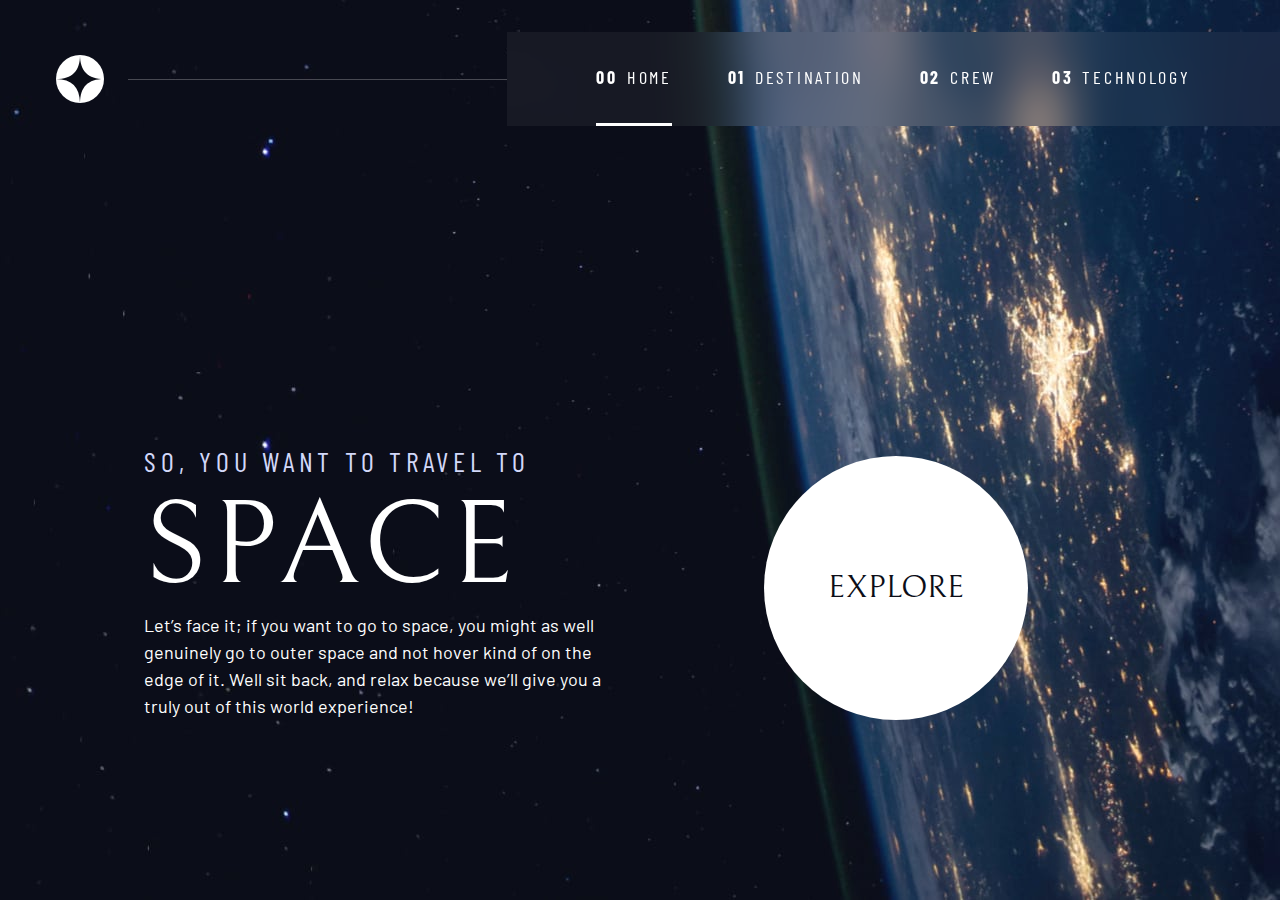
<file: styles/index.html>
<!DOCTYPE html>
<html lang="en">
<head>
  <meta charset="UTF-8">
  <meta name="viewport" content="width=device-width, initial-scale=1.0">

  <link rel="icon" type="image/png" sizes="32x32" href="./assets/favicon-32x32.png">
  <!-- Google fonts -->
  <link rel="preconnect" href="https://fonts.googleapis.com">
  <link rel="preconnect" href="https://fonts.gstatic.com" crossorigin>
  <link href="https://fonts.googleapis.com/css2?family=Barlow+Condensed:wght@400;700&family=Bellefair&family=Barlow:wght@400;700&display=swap"
      rel="stylesheet">
      
  <!-- Our custom CSS -->
  <link rel="stylesheet" href="index.css">
  <title>Frontend Mentor | Space tourism website</title>
  <script src="navigation.js" defer></script>
</head>
<body class="home">
  <a class="skip-to-content" href="#main">Skip to content</a>
  <header class="primary-header flex">
    <div>
      <img src="./assets/shared/logo.svg" alt="space tourism logo" class="logo">
    </div>
    <button class="mobile-nav-toggle" aria-controls="primary-navigation"><span class="sr-only" aria-expanded="false">Menu</span></button>
    <nav>
        <ul id="primary-navigation" data-visible="false" class="primary-navigation underline-indicators flex">
            <li class="active"><a class="ff-sans-cond uppercase text-white letter-spacing-2" href="index.html"><span aria-hidden="true">00</span>Home</a>
            <li><a class="ff-sans-cond uppercase text-white letter-spacing-2" href="destination.html"><span aria-hidden="true">01</span>Destination</a>
            <li><a class="ff-sans-cond uppercase text-white letter-spacing-2" href="crew.html"><span aria-hidden="true">02</span>Crew</a>
            <li><a class="ff-sans-cond uppercase text-white letter-spacing-2" href="technology.html"><span aria-hidden="true">03</span>Technology</a>
        </ul>
    </nav>
  </header>
  
  <main id="main" class="grid-container grid-container--home">
    <div>
      <h1 class="text-accent fs-500 ff-sans-cond uppercase letter-spacing-1">So, you want to travel to
      <span class="d-block fs-900 ff-serif text-white">Space</span></h1>
      
      <p>Let’s face it; if you want to go to space, you might as well genuinely go to 
      outer space and not hover kind of on the edge of it. Well sit back, and relax 
      because we’ll give you a truly out of this world experience! </p>
    </div>
    <div>
      <a href="destination.html" class="large-button uppercase ff-serif text-dark bg-white">Explore</a>
    </div>
  </main>


</body>
</html>
</file>
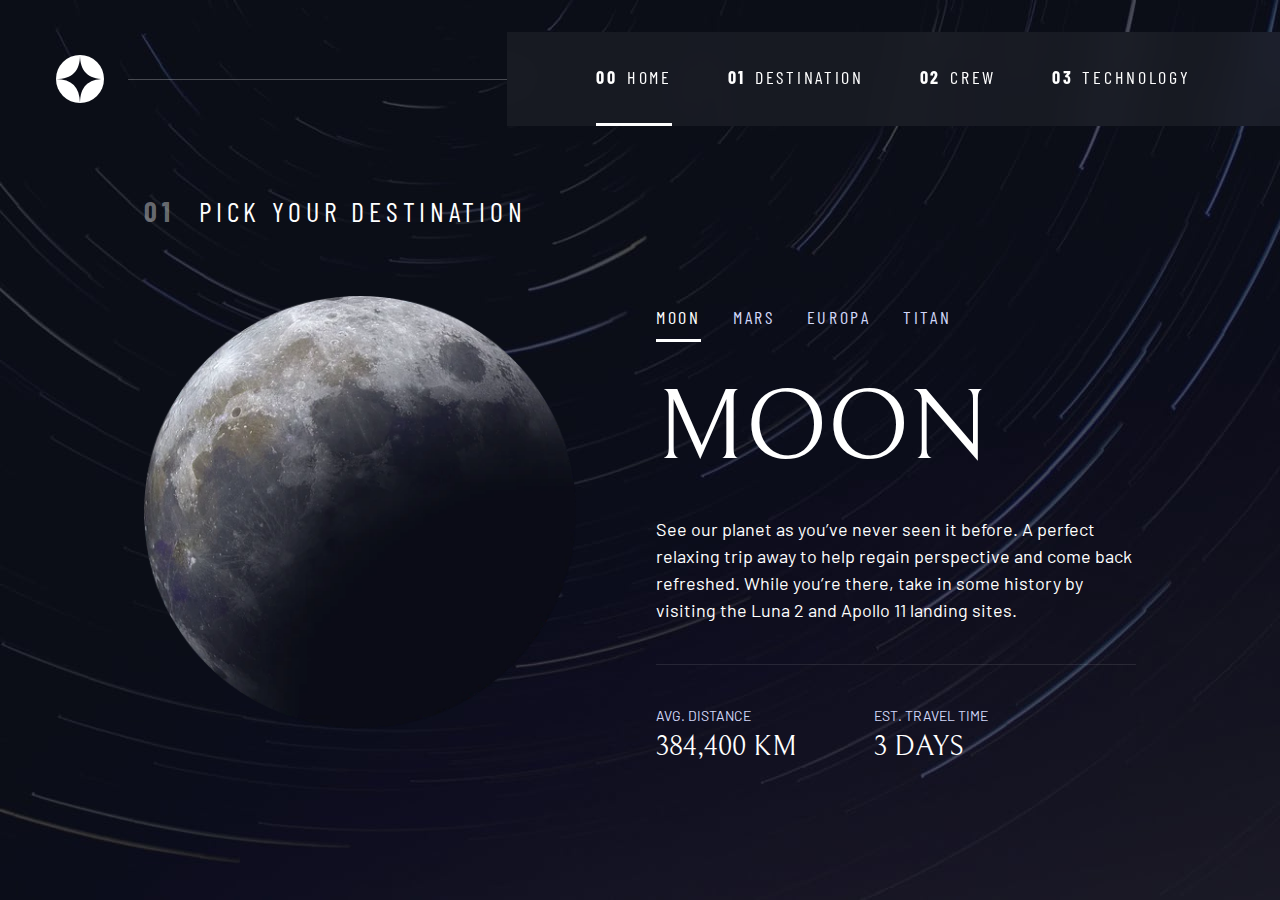
<file: styles/destination-moon.html>
<!DOCTYPE html>
<html lang="en">
<head>
  <meta charset="UTF-8">
  <meta name="viewport" content="width=device-width, initial-scale=1.0">

  <link rel="icon" type="image/png" sizes="32x32" href="./assets/favicon-32x32.png">
  <!-- Google fonts -->
  <link rel="preconnect" href="https://fonts.googleapis.com">
  <link rel="preconnect" href="https://fonts.gstatic.com" crossorigin>
  <link href="https://fonts.googleapis.com/css2?family=Barlow+Condensed:wght@400;700&family=Bellefair&family=Barlow:wght@400;700&display=swap"
      rel="stylesheet">
      
  <!-- Our custom CSS -->
  <link rel="stylesheet" href="index.css">
  <title>Frontend Mentor | Space tourism website</title>
  <script src="index.js" defer></script>
</head>

<body class="destination">
  <a class="skip-to-content" href="#main">Skip to content</a>
  <header class="primary-header flex">
    <div>
      <img src="./assets/shared/logo.svg" alt="space tourism logo" class="logo">
    </div>
    <button class="mobile-nav-toggle" aria-controls="primary-navigation"><span class="sr-only" aria-expanded="false">Menu</span></button>
    <nav>
        <ul id="primary-navigation" data-visible="false" class="primary-navigation underline-indicators flex">
            <li class="active"><a class="ff-sans-cond uppercase text-white letter-spacing-2" href="index.html"><span aria-hidden="true">00</span>Home</a>
            <li><a class="ff-sans-cond uppercase text-white letter-spacing-2" href="destination.html"><span aria-hidden="true">01</span>Destination</a>
            <li><a class="ff-sans-cond uppercase text-white letter-spacing-2" href="crew.html"><span aria-hidden="true">02</span>Crew</a>
            <li><a class="ff-sans-cond uppercase text-white letter-spacing-2" href="technology.html"><span aria-hidden="true">03</span>Technology</a>
        </ul>
    </nav>
  </header>
  
  <main id="main" class="grid-container grid-container--destination flow">
    <h1 class="numbered-title"><span aria-hidden="true">01</span> Pick your destination</h1>
    <picture>
      <source srcset="assets/destination/image-moon.webp" type="image/webp">
      <img src="assets/destination/image-moon.png" alt="the moon">
    </picture>
    <div class="tab-list underline-indicators flex">
        <button aria-selected="true" class="uppercase ff-sans-cond text-accent letter-spacing-2">Moon</button>
        <button aria-selected="false" class="uppercase ff-sans-cond text-accent letter-spacing-2">Mars</button>
        <button aria-selected="false" class="uppercase ff-sans-cond text-accent letter-spacing-2">Europa</button>
        <button aria-selected="false" class="uppercase ff-sans-cond text-accent letter-spacing-2">Titan</button>
    </div>

    <article class="destination-info flow">
      <h2 class="fs-800 uppercase ff-serif">Moon</h2>

      <p>See our planet as you’ve never seen it before. A perfect relaxing trip away to help 
      regain perspective and come back refreshed. While you’re there, take in some history 
      by visiting the Luna 2 and Apollo 11 landing sites.</p>
      
      <div class="destination-meta flex">
        <div>
          <h3 class="text-accent fs-200 uppercase">Avg. distance</h3>
          <p class="ff-serif uppercase">384,400 km</p>
        </div>
        <div>
          <h3 class="text-accent fs-200 uppercase">Est. travel time</h3>
          <p class="ff-serif uppercase">3 days</p>
        </div>
      </div>
      
    </article>
  </main>
  
<body>


  
</body>
</html>
</file>
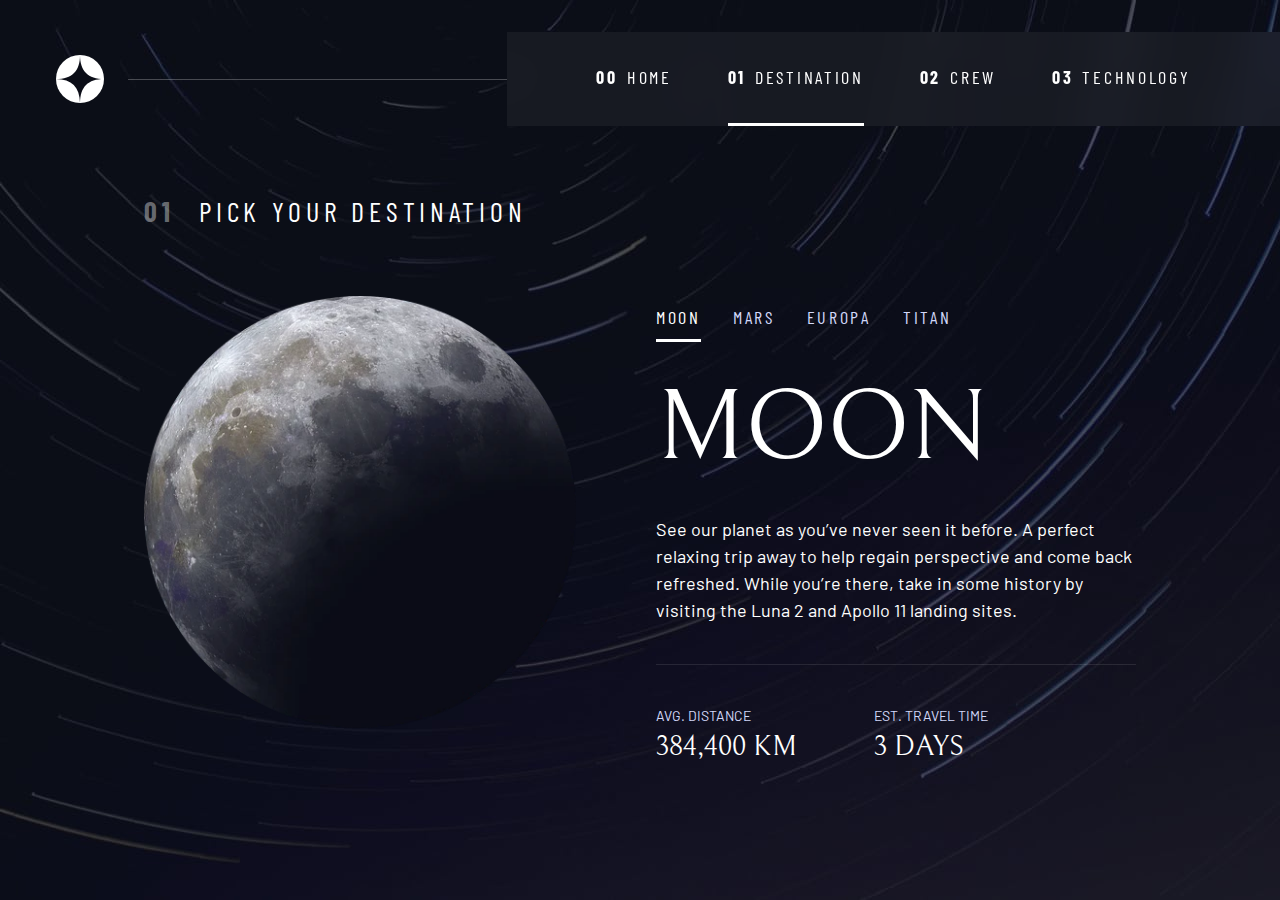
<file: styles/destination.html>
<!DOCTYPE html>
<html lang="en">
<head>
  <meta charset="UTF-8">
  <meta name="viewport" content="width=device-width, initial-scale=1.0">

  <link rel="icon" type="image/png" sizes="32x32" href="./assets/favicon-32x32.png">
  <!-- Google fonts -->
  <link rel="preconnect" href="https://fonts.googleapis.com">
  <link rel="preconnect" href="https://fonts.gstatic.com" crossorigin>
  <link href="https://fonts.googleapis.com/css2?family=Barlow+Condensed:wght@400;700&family=Bellefair&family=Barlow:wght@400;700&display=swap"
      rel="stylesheet">
      
  <!-- Our custom CSS -->
  <link rel="stylesheet" href="index.css">
  <title>Frontend Mentor | Space tourism website</title>
  <script src="navigation.js" defer></script>
  <script src="tab.js" defer></script>
</head>

<body class="destination">
  <a class="skip-to-content" href="#main">Skip to content</a>
  <header class="primary-header flex">
    <div>
      <img src="./assets/shared/logo.svg" alt="space tourism logo" class="logo">
    </div>
    <button class="mobile-nav-toggle" aria-controls="primary-navigation"><span class="sr-only" aria-expanded="false">Menu</span></button>
    <nav>
        <ul id="primary-navigation" data-visible="false" class="primary-navigation underline-indicators flex">
            <li><a class="ff-sans-cond uppercase text-white letter-spacing-2" href="index.html"><span aria-hidden="true">00</span>Home</a>
            <li class="active"><a class="ff-sans-cond uppercase text-white letter-spacing-2" href="destination.html"><span aria-hidden="true">01</span>Destination</a>
            <li><a class="ff-sans-cond uppercase text-white letter-spacing-2" href="crew.html"><span aria-hidden="true">02</span>Crew</a>
            <li><a class="ff-sans-cond uppercase text-white letter-spacing-2" href="technology.html"><span aria-hidden="true">03</span>Technology</a>
        </ul>
    </nav>
  </header>
  
  <main id="main" class="grid-container grid-container--destination flow">
    <h1 class="numbered-title"><span aria-hidden="true">01</span> Pick your destination</h1>
    
    <picture id="moon-image">
      <source srcset="assets/destination/image-moon.webp" type="image/webp">
      <img src="assets/destination/image-moon.png" alt="the moon">
    </picture>
    <picture hidden id="mars-image">
      <source srcset="assets/destination/image-mars.webp" type="image/webp">
      <img src="assets/destination/image-mars.png" alt="the planet mars">
    </picture>
    <picture hidden id="europa-image">
      <source srcset="assets/destination/image-europa.webp" type="image/webp">
      <img src="assets/destination/image-europa.png" alt="the planet europa">
    </picture>
    <picture hidden id="titan-image">
      <source srcset="assets/destination/image-titan.webp" type="image/webp">
      <img src="assets/destination/image-titan.png" alt="the moon titan">
    </picture>
    
    
    <div class="tab-list underline-indicators flex" role="tablist" aria-label="destination list">
        <button aria-selected="true" role="tab" aria-controls="moon-tab" class="uppercase ff-sans-cond text-accent letter-spacing-2" tabindex="0" data-image="moon-image">Moon</button>
        <button aria-selected="false" role="tab" aria-controls="mars-tab" class="uppercase ff-sans-cond text-accent letter-spacing-2" tabindex="-1" data-image="mars-image">Mars</button>
        <button aria-selected="false" role="tab" aria-controls="europa-tab" class="uppercase ff-sans-cond text-accent letter-spacing-2" tabindex="-1" data-image="europa-image">Europa</button>
        <button aria-selected="false" role="tab" aria-controls="titan-tab" class="uppercase ff-sans-cond text-accent letter-spacing-2" tabindex="-1" data-image="titan-image">Titan</button>
    </div>

    <!-- The moon -->
    <article class="destination-info flow" id="moon-tab" tabindex="0" role="tabpanel">
      <h2 class="fs-800 uppercase ff-serif">Moon</h2>

      <p>See our planet as you’ve never seen it before. A perfect relaxing trip away to help 
      regain perspective and come back refreshed. While you’re there, take in some history 
      by visiting the Luna 2 and Apollo 11 landing sites.</p>
      
      <div class="destination-meta flex">
        <div>
          <h3 class="text-accent fs-200 uppercase">Avg. distance</h3>
          <p class="ff-serif uppercase">384,400 km</p>
        </div>
        <div>
          <h3 class="text-accent fs-200 uppercase">Est. travel time</h3>
          <p class="ff-serif uppercase">3 days</p>
        </div>
      </div>
    </article>
    
    <!-- Mars -->
    <article hidden class="destination-info flow" id="mars-tab" tabindex="0"  role="tabpanel">
      <h2 class="fs-800 uppercase ff-serif">Mars</h2>

      <p>Don’t forget to pack your hiking boots. You’ll need them to tackle Olympus Mons, 
  the tallest planetary mountain in our solar system. It’s two and a half times 
  the size of Everest!</p>
      
      <div class="destination-meta flex">
        <div>
          <h3 class="text-accent fs-200 uppercase">Avg. distance</h3>
          <p class="ff-serif uppercase">225 mil. km</p>
        </div>
        <div>
          <h3 class="text-accent fs-200 uppercase">Est. travel time</h3>
          <p class="ff-serif uppercase">9 months</p>
        </div>
      </div>
    </article>
    
    <!-- Europa -->
    <article hidden class="destination-info flow" id="europa-tab" tabindex="0"  role="tabpanel">
      <h2 class="fs-800 uppercase ff-serif">Europa</h2>

      <p>The smallest of the four Galilean moons orbiting Jupiter, Europa is a 
  winter lover’s dream. With an icy surface, it’s perfect for a bit of 
  ice skating, curling, hockey, or simple relaxation in your snug 
  wintery cabin.</p>
      <div class="destination-meta flex">
        <div>
          <h3 class="text-accent fs-200 uppercase">Avg. distance</h3>
          <p class="ff-serif uppercase">628 mil. km</p>
        </div>
        <div>
          <h3 class="text-accent fs-200 uppercase">Est. travel time</h3>
          <p class="ff-serif uppercase">3 years</p>
        </div>
      </div>
    </article>
    
    <!-- Titan -->
    <article hidden class="destination-info flow" id="titan-tab" tabindex="0"  role="tabpanel">
      <h2 class="fs-800 uppercase ff-serif">Titan</h2>

      <p>The only moon known to have a dense atmosphere other than Earth, Titan 
  is a home away from home (just a few hundred degrees colder!). As a 
  bonus, you get striking views of the Rings of Saturn.</p>
      
      <div class="destination-meta flex">
        <div>
          <h3 class="text-accent fs-200 uppercase">Avg. distance</h3>
          <p class="ff-serif uppercase">1.6 bil. km</p>
        </div>
        <div>
          <h3 class="text-accent fs-200 uppercase">Est. travel time</h3>
          <p class="ff-serif uppercase">7 years</p>
        </div>
      </div>
    </article>
  </main>
  
<body>


  
</body>
</html>
</file>
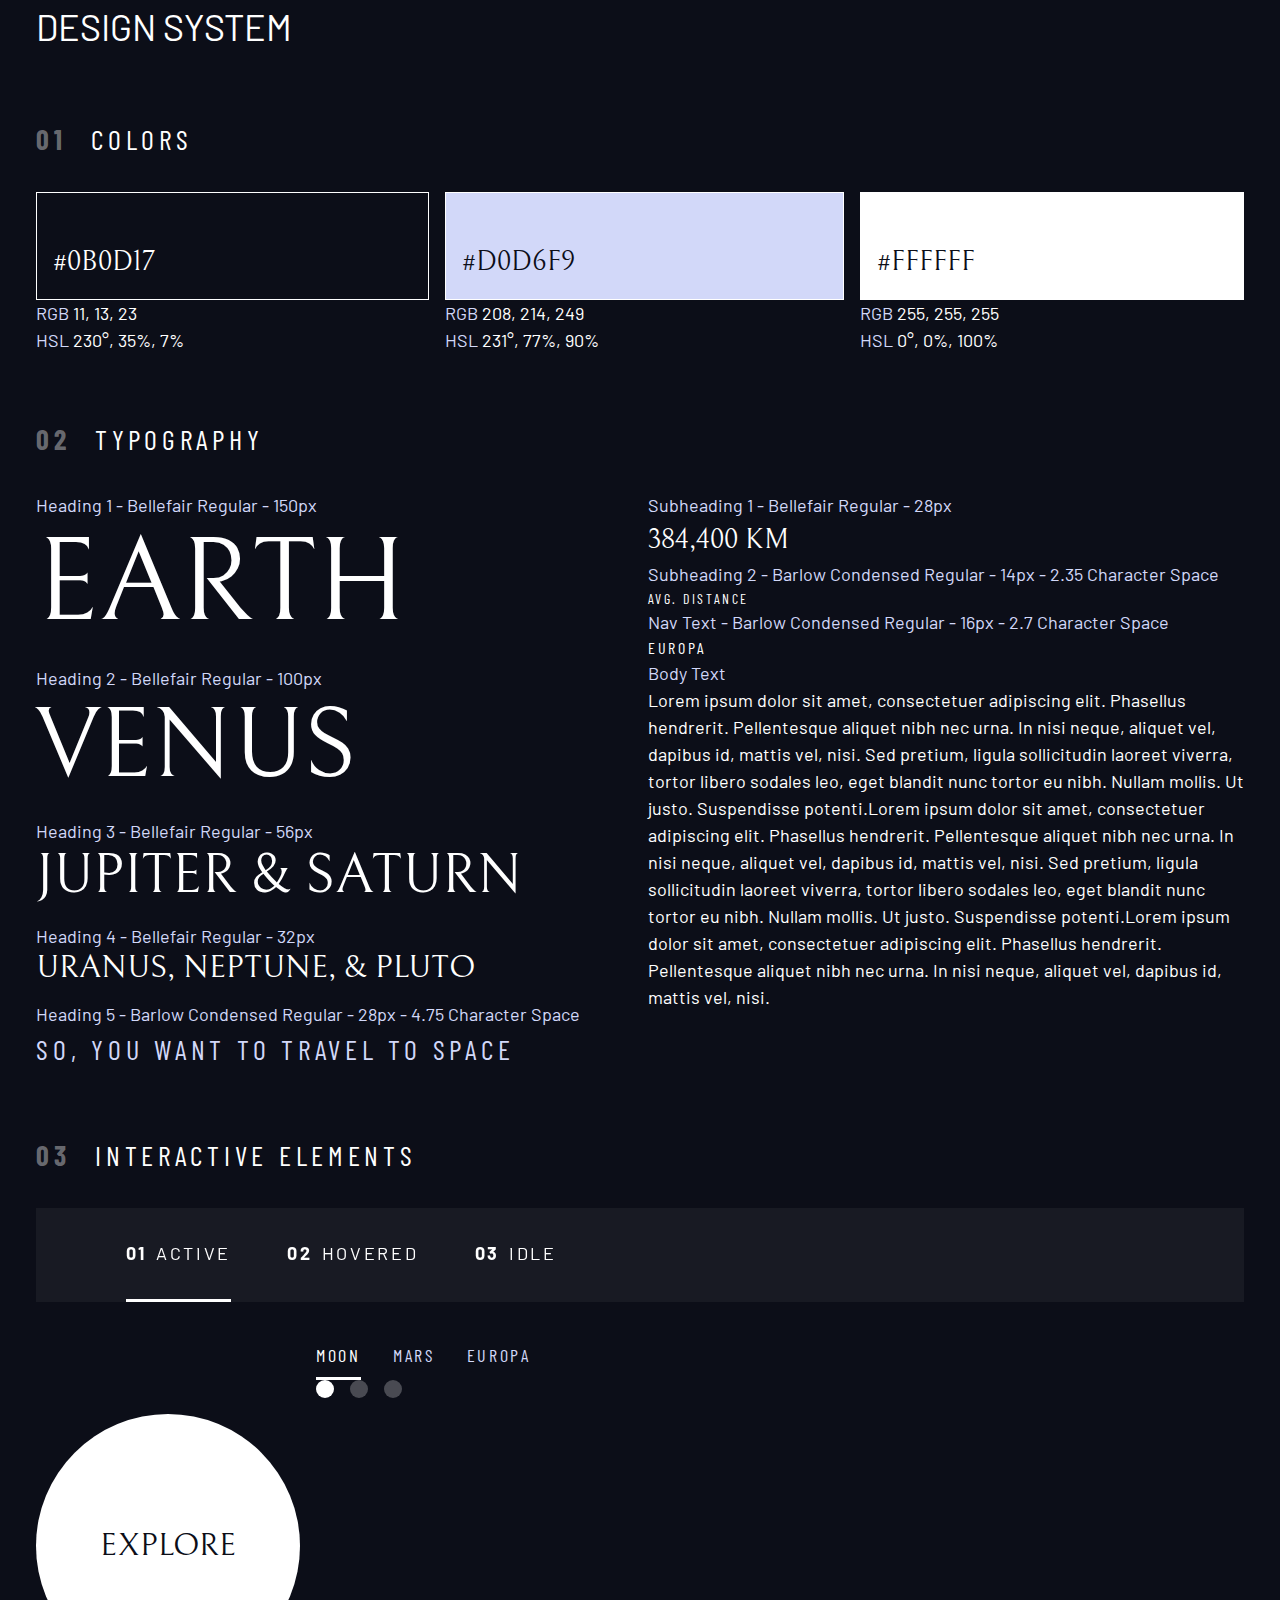
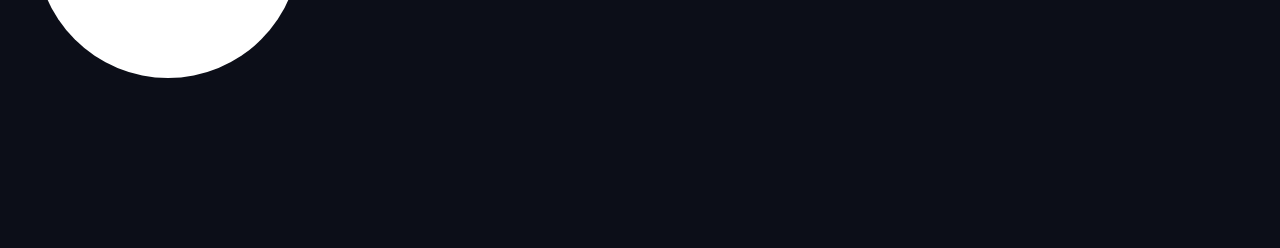
<file: styles/design-system/design.html>
<html>
    <head>
        <title>Design system</title>
        
        <link rel="preconnect" href="https://fonts.googleapis.com">
        <link rel="preconnect" href="https://fonts.gstatic.com" crossorigin>
        <link href="https://fonts.googleapis.com/css2?family=Barlow+Condensed:wght@400;700&family=Bellefair&family=Barlow:wght@400;700&display=swap"
            rel="stylesheet">
            
         <link rel="stylesheet" href="../index.css">

        <style>
            
        </style>
    </head>
    <body>
        
        <div class="container">
            <h1 class="uppercase">Design system</h1>
            
            <section id="colors" style="margin: 4rem 0">
                <h2 class="numbered-title"><span>01</span> colors</h2>
                <div class="flex">
                    <div style="flex-grow: 1;">
                        <div class="bg-dark text-white ff-serif fs-500" style="padding: 3rem 1rem 1rem; border: 1px solid white">#0B0D17</div>
                        <p><span class="text-accent">RGB</span> 11, 13, 23</p>
                        <p><span class="text-accent">HSL</span> 230°, 35%, 7%</p>
                    </div>
                    <div style="flex-grow: 1;">
                        <div class="bg-accent text-dark ff-serif fs-500" style="padding: 3rem 1rem 1rem; border: 1px solid white">#D0D6F9</div>
                        <p><span class="text-accent">RGB</span> 208, 214, 249</p>
                        <p><span class="text-accent">HSL</span> 231°, 77%, 90%</p>
                    </div>
                    <div style="flex-grow: 1;">
                        <div class="bg-white text-dark ff-serif fs-500" style="padding: 3rem 1rem 1rem; border: 1px solid white;">#FFFFFF</div>
                        <p><span class="text-accent">RGB</span> 255, 255, 255</p>
                        <p><span class="text-accent">HSL</span> 0°, 0%, 100%</p>
                    </div>
                </div>
            </section>
            
            <section id="typography"  style="margin: 4rem 0">
                <h2 class="numbered-title"><span>02 </span>Typography</h2>
                <div class="flex">
                    <div class="flow" style="flex-basis: 100%">
                        <div> 
                            <p class="text-accent">Heading 1 - Bellefair Regular - 150px</p>
                            <p class="fs-900 ff-serif uppercase">Earth</p>
                        </div>
                        <div> 
                            <p class="text-accent">Heading 2 - Bellefair Regular - 100px</p>
                            <p class="fs-800 ff-serif uppercase">Venus</p>
                        </div>
                        <div> 
                            <p class="text-accent">Heading 3 - Bellefair Regular - 56px</p>
                            <p class="fs-700 ff-serif uppercase">Jupiter & Saturn</p>
                        </div>
                        <div> 
                            <p class="text-accent">Heading 4 - Bellefair Regular - 32px</p>
                            <p class="fs-600 ff-serif uppercase">Uranus, Neptune, & Pluto</p>
                        </div>
                        <div> 
                            <p class="text-accent">Heading 5 - Barlow Condensed Regular - 28px - 4.75 Character Space</p>
                            <p class="text-accent fs-500 ff-sans-cond uppercase letter-spacing-1">So, you want to travel to space</p>
                        </div>
                    
                    </div>
                    
                    <div  --flow-space: 4rem; style="flex-basis: 100%">
                        <div> 
                            <p class="text-accent">Subheading 1 - Bellefair Regular - 28px</p>
                            <p class="fs-500 ff-serif uppercase">384,400 km</p>
                        </div>
                        <div> 
                            <p class="text-accent">Subheading 2 - Barlow Condensed Regular - 14px - 2.35 Character Space</p>
                            <p class="fs-200 uppercase ff-sans-cond letter-spacing-3">Avg. Distance</p>
                        </div>
                        <div> 
                            <p class="text-accent">Nav Text - Barlow Condensed Regular - 16px - 2.7 Character Space</p>
                            <p class="fs-300 uppercase ff-sans-cond letter-spacing-2">Europa</p>
                        </div>
                        <div> 
                            <p class="text-accent">Body Text</p>
                            <p>Lorem ipsum dolor sit amet, consectetuer adipiscing elit. Phasellus hendrerit. Pellentesque aliquet nibh nec urna. In nisi neque, aliquet vel, dapibus id, mattis vel, nisi. Sed pretium, ligula sollicitudin laoreet viverra, tortor libero sodales leo, eget blandit nunc tortor eu nibh. Nullam mollis. Ut justo. Suspendisse potenti.Lorem ipsum dolor sit amet, consectetuer adipiscing elit. Phasellus hendrerit. Pellentesque aliquet nibh nec urna. In nisi neque, aliquet vel, dapibus id, mattis vel, nisi. Sed pretium, ligula sollicitudin laoreet viverra, tortor libero sodales leo, eget blandit nunc tortor eu nibh. Nullam mollis. Ut justo. Suspendisse potenti.Lorem ipsum dolor sit amet, consectetuer adipiscing elit. Phasellus hendrerit. Pellentesque aliquet nibh nec urna. In nisi neque, aliquet vel, dapibus id, mattis vel, nisi. </p>
                        </div>
                    </div>
                </div>
            </section>
            <section class="flow" id="interactive-elements"></section>
                <h2 class="numbered-title"><span>03</span> Interactive elements</h2>
                
                
                <div>
                    <nav>
                        <ul class="primary-navigation underline-indicators flex">
                            <li class="active"><a class="uppercase text-white letter-spacing-2" href="#"><span>01</span>Active</a>
                            <li><a class="uppercase text-white letter-spacing-2" href="#"><span>02</span>Hovered</a>
                            <li><a class="uppercase text-white letter-spacing-2" href="#"><span>03</span>Idle</a>
                        </ul>
                    </nav>
                </div>
                
                <div class="flex">
                    <div  style="margin-top: 5rem">
                        <a href="#" class="large-button uppercase ff-serif fs-600 text-dark bg-white">Explore</a>
                        
                    </div>
                    
                    <div style="margin-bottom: 50vh">
                        <div class="tab-list underline-indicators flex">
                            <button aria-selected="true" class="uppercase ff-sans-cond text-accent bg-dark letter-spacing-2">Moon</button>
                            <button aria-selected="false" class="uppercase ff-sans-cond text-accent bg-dark letter-spacing-2">Mars</button>
                            <button aria-selected="false" class="uppercase ff-sans-cond text-accent bg-dark letter-spacing-2">Europa</button>
                        </div>
                        
                        <div class="dot-indicators flex">
                            <button aria-selected="true"><span class="sr-only">Slide title</span></button>
                            <button aria-selected="false"><span class="sr-only">Slide title</span></button>
                            <button aria-selected="false"><span class="sr-only">Slide title</span></button>
                        </div>
                        
                        
                    </div>
                </div>
                
            </section>
            
            
        </div>
        
    </body>
</html>
</file>
<file: styles/index.css>
/* ------------------- */
/* Custom properties   */
/* ------------------- */

:root {
    /* colors */
    --clr-dark: 230 35% 7%;
    --clr-light: 231 77% 90%;
    --clr-white: 0 0% 100%;
    
    /* font-sizes */
    --fs-900: clamp(5rem, 8vw + 1rem, 9.375rem);
    --fs-800: 3.5rem;
    --fs-700: 1.5rem;
    --fs-600: 1rem;
    --fs-500: 1rem;
    --fs-400: 0.9375rem;
    --fs-300: 1rem;
    --fs-200: 0.875rem;
    
    /* font-families */
    --ff-serif: "Bellefair", serif;
    --ff-sans-cond: "Barlow Condensed", sans-serif;
    --ff-sans-normal: "Barlow", sans-serif;
}

@media (min-width: 35em) {
    :root {
        --fs-800: 5rem;
        --fs-700: 2.5rem;
        --fs-600: 1.5rem;
        --fs-500: 1.25rem;
        --fs-400: 1rem;
    }
}

@media (min-width: 45em) {
    :root {
        /* font-sizes */
        --fs-800: 6.25rem;
        --fs-700: 3.5rem;
        --fs-600: 2rem;
        --fs-500: 1.75rem;
        --fs-400: 1.125rem;
    }
}


/* ------------------- */
/* Reset               */
/* ------------------- */

/* https://piccalil.li/blog/a-modern-css-reset/ */

/* Box sizing */
*,
*::before,
*::after {
    box-sizing: border-box;
}

/* Reset margins */
body,
h1,
h2,
h3,
h4,
h5,
p,
figure,
picture {
    margin: 0; 
}

h1,
h2,
h3,
h4,
h5,
h6,
p {
    font-weight: 400;
}

/* set up the body */
body {
    font-family: var(--ff-sans-normal);
    font-size: var(--fs-400);
    color: hsl( var(--clr-white) );
    background-color: hsl( var(--clr-dark) );
    line-height: 1.5;
    min-height: 100vh;
    
    display: grid;
    grid-template-rows: min-content 1fr;
    
    overflow-x: hidden;
}

/* make images easier to work with */
img,
picutre {
    max-width: 100%;
    display: block;
}

/* make form elements easier to work with */
input,
button,
textarea,
select {
    font: inherit;
}

/* remove animations for people who've turned them off */
@media (prefers-reduced-motion: reduce) {  
  *,
  *::before,
  *::after {
    animation-duration: 0.01ms !important;
    animation-iteration-count: 1 !important;
    transition-duration: 0.01ms !important;
    scroll-behavior: auto !important;
  }
}


/* ------------------- */
/* Utility classes     */
/* ------------------- */

/* general */

.flex {
    display: flex;
    gap: var(--gap, 1rem);
}

.grid {
    display: grid;
    gap: var(--gap, 1rem);
}

.d-block {
    display: block;
}

.flow > *:where(:not(:first-child)) {
    margin-top: var(--flow-space, 1rem);
}

.flow--space-small {
    --flow-space: .75rem;
}

.container {
    padding-inline: 2em;
    margin-inline: auto;
    max-width: 80rem;
}

.sr-only {
  position: absolute; 
  width: 1px;
  height: 1px;
  padding: 0;
  margin: -1px; 
  overflow: hidden;
  clip: rect(0, 0, 0, 0);
  white-space: nowrap; /* added line */
  border: 0;
}

.skip-to-content {
    position: absolute;
    z-index: 9999;
    background: hsl( var(--clr-white) );
    color: hsl( var(--clr-dark) ); 
    padding: .5em 1em;
    margin-inline: auto;
    transform: translateY(-100%);
    transition: transform 250ms ease-in;
}

.skip-to-content:focus {
    transform: translateY(0);
}

/* colors */

.bg-dark { background-color: hsl( var(--clr-dark) );}
.bg-accent { background-color: hsl( var(--clr-light) );}
.bg-white { background-color: hsl( var(--clr-white) );}

.text-dark { color: hsl( var(--clr-dark) );}
.text-accent { color: hsl( var(--clr-light) );}
.text-white { color: hsl( var(--clr-white) );}

/* typography */

.ff-serif { font-family: var(--ff-serif); } 
.ff-sans-cond { font-family: var(--ff-sans-cond); } 
.ff-sans-normal { font-family: var(--ff-sans-normal); } 

.letter-spacing-1 { letter-spacing: 4.75px; } 
.letter-spacing-2 { letter-spacing: 2.7px; } 
.letter-spacing-3 { letter-spacing: 2.35px; } 

.uppercase { text-transform: uppercase; }

.fs-900 { font-size: var(--fs-900); }
.fs-800 { font-size: var(--fs-800); }
.fs-700 { font-size: var(--fs-700); }
.fs-600 { font-size: var(--fs-600); }
.fs-500 { font-size: var(--fs-500); }
.fs-400 { font-size: var(--fs-400); }
.fs-300 { font-size: var(--fs-300); }
.fs-200 { font-size: var(--fs-200); }

.fs-900,
.fs-800,
.fs-700,
.fs-600 {
    line-height: 1.1;
}

.numbered-title {
    font-family: var(--ff-sans-cond);
    font-size: var(--fs-500);
    text-transform: uppercase;
    letter-spacing: 4.72px; 
}

.numbered-title span {
    margin-right: .5em;
    font-weight: 700;
    color: hsl( var(--clr-white) / .25);
}


/* ------------------- */
/* Compontents         */
/* ------------------- */

.large-button {
    font-size: 2rem;
    position: relative;
    z-index: 1;
    display: inline-grid;
    place-items: center;
    padding: 0 2em;
    border-radius: 50%;
    aspect-ratio: 1;
    text-decoration: none;
}

.large-button::after {
    content: '';
    position: absolute;
    z-index: -1;
    width: 100%;
    height: 100%;
    background: hsl( var(--clr-white) / .1);
    border-radius: 50%;
    opacity: 0;
    transition: opacity 500ms linear, transform 750ms ease-in-out;
}
 
.large-button:hover::after,
.large-button:focus::after {
    opacity: 1;
    transform: scale(1.5);
}

/* primary-header */

.logo {
    margin: 1.5rem clamp(1.5rem, 5vw, 3.5rem);
}

.primary-header {
    justify-content: space-between;
    align-items: center;
}

.primary-navigation {
    --gap: clamp(1.5rem, 5vw, 3.5rem);
    --underline-gap: 2rem;
    list-style: none;
    padding: 0;
    margin: 0;
    background: hsl( var(--clr-white) / 0.05);
    backdrop-filter: blur(1.5rem);
}

.primary-navigation a {
    text-decoration: none;
}

.primary-navigation a > span {
    font-weight: 700;
    margin-right: .5em;
}

.mobile-nav-toggle {
    display: none;
}

@media (max-width: 35rem) {
    .primary-navigation {
        --underline-gap: .5rem;
        position: fixed;
        z-index: 1000;
        inset: 0 0 0 30%;
        list-style: none;
        padding: min(20rem, 15vh) 2rem;
        margin: 0;
        flex-direction: column;
        transform: translateX(100%);
        transition: transform 500ms ease-in-out;
    }
    
    .primary-navigation[data-visible="true"] {
        transform: translateX(0);
    }
    
    .primary-navigation.underline-indicators > .active {
       border: 0;
    }
    
    .mobile-nav-toggle {
        display: block;
        position: absolute;
        z-index: 2000;
        right: 1rem;
        top: 2rem;
        background: transparent;
        background-image: url(./assets/shared/icon-hamburger.svg);
        background-repeat: no-repeat;
        background-position: center;
        width: 1.5rem;
        aspect-ratio: 1;
        border: 0;
    }
    
    .mobile-nav-toggle[aria-expanded="true"] {
        background-image: url(./assets/shared/icon-close.svg);
    }
    
    .mobile-nav-toggle:focus-visible {
        outline: 5px solid white;
        outline-offset: 5px;
    }
    
}

@media (min-width: 35em) {
    .primary-navigation {
        padding-inline: clamp(3rem, 7vw, 7rem);
    }
}

@media (min-width: 35em) and (max-width: 44.999em) {
    .primary-navigation a > span {
        display: none;
    }
}

@media (min-width: 45em) {
    
     .primary-header::after {
         content: '';
         display: block;
         position: relative;
         height: 1px;
         width: 100%;
         margin-right: -2.5rem;
         background: hsl( var(--clr-white) / .25);
         order: 1;
     }
     
    nav {
        order: 2;
    }
    
    .primary-navigation {
        margin-block: 2rem;
    }
    
   
}


.underline-indicators > * {
    cursor: pointer;
    padding: var(--underline-gap, .5rem) 0;
    border: 0;
    border-bottom: .2rem solid hsl( var(--clr-white) / 0 );
    background-color: transparent;
}

.underline-indicators > *:hover,
.underline-indicators > *:focus {
    border-color: hsl( var(--clr-white) / .5);
}

.underline-indicators > .active,
.underline-indicators > [aria-selected="true"] {
    color: hsl( var(--clr-white) / 1);
    border-color: hsl( var(--clr-white) / 1); 
}

.tab-list {
    --gap: 2rem;
}

.dot-indicators > * {
    cursor: pointer;
    border: 0;
    border-radius: 50%;
    padding: .5em;
    background-color: hsl( var(--clr-white) / .25);
}
 
.dot-indicators > *:hover,
.dot-indicators > *:focus { 
    background-color: hsl( var(--clr-white) / .5);
}

.dot-indicators > [aria-selected="true"] {
    background-color: hsl( var(--clr-white) / 1); 
}


/* ----------------------------- */
/* Page specific background      */
/* ----------------------------- */
body {
    background-size: cover;
    background-position: bottom center;
}
/* home */
.home {
    background-image: url(./assets/home/background-home-mobile.jpg);
}

@media (min-width: 35rem) {
    .home {
        background-position: center center;
        background-image: url(./assets/home/background-home-tablet.jpg);
    }
}

@media (min-width: 45rem) {
    .home {
        background-image: url(./assets/home/background-home-desktop.jpg);
    }
} 

/* destination */
.destination {
    background-image: url(./assets/destination/background-destination-mobile.jpg);
}

@media (min-width: 35rem) {
    .destination {
        background-position: center center;
        background-image: url(./assets/destination/background-destination-tablet.jpg);
    }
}

@media (min-width: 45rem) {
    .destination {
        background-image: url(./assets/destination/background-destination-desktop.jpg);
    }
} 

/* crew */
.crew {
    background-image: url(./assets/home/background-crew-mobile.jpg);
}

@media (min-width: 35rem) {
    .crew {
        background-position: center center;
        background-image: url(./assets/crew/background-crew-tablet.jpg);
    }
}

@media (min-width: 45rem) {
    .crew {
        background-image: url(./assets/crew/background-crew-desktop.jpg);
    }
} 

/* ----------------------------- */
/* Layout                        */
/* ----------------------------- */


.grid-container {
    text-align: center;
    display: grid;
    place-items: center;
    padding-inline: 1rem;
    padding-bottom: 4rem;
}

.grid-container p:not([class]) {
    max-width: 50ch;
}

.numbered-title {
    grid-area: title;
}

/* destination layout */

.grid-container--destination {
    --flow-space: 2rem;
    grid-template-areas: 
        'title'
        'image'
        'tabs'
        'content';
}

.grid-container--destination > picture {
    grid-area: image;
    max-width: 60%;
    align-self: start;
}

.grid-container--destination > .tab-list {
    grid-area: tabs;
}

.grid-container--destination > .destination-info {
    grid-area: content;
}

.destination-meta {
    flex-direction: column;
    border-top: 1px solid hsl( var(--clr-white) / .1);
    padding-top: 2.5rem;
    margin-top: 2.5rem;
}

.destination-meta p {
    font-size: 1.75rem;
}

/* crew layout */

.grid-container--crew {
    --flow-space: 2rem;
    grid-template-areas: 
        'title'
        'image'
        'tabs'
        'content';
}

.grid-container--crew > picture {
    grid-area: image;
    max-width: 60%;
    border-bottom: 1px solid hsl( var(--clr-white) / .1);
}

.grid-container--crew > .dot-indicators {
    grid-area: tabs;
}

.grid-container--crew > .crew-details {
    grid-area: content;
}

.crew-details h2 {
    color: hsl( var(--clr-white) / .5);
}

@media (min-width: 35em) {
    .numbered-title {
        justify-self: start;
        margin-top: 2rem;
    }
    
    .destination-meta {
        flex-direction: row;
        justify-content: space-evenly;
    }
    
    .grid-container--crew {
        padding-bottom: 0;
        grid-template-areas: 
            'title'
            'content'
            'tabs'
            'image';
    }
    
    
}

@media (min-width: 45em) {
    .grid-container {
        text-align: left;
        column-gap: var(--container-gap, 2rem);
        grid-template-columns: minmax(1rem, 1fr) repeat(2, minmax(0, 30rem)) minmax(1rem, 1fr);
    }
    
    .grid-container--home {
        padding-bottom: max(6rem, 20vh);
        align-items: end;
    }
    
    .grid-container--home > *:first-child {
        grid-column: 2;
    }

    .grid-container--home > *:last-child {
        grid-column: 3;
    }
    
    .grid-container--destination {
        justify-items: start;
        align-content: start;
        grid-template-areas: 
            '. title title .'
            '. image tabs .'
            '. image content .';
    }
    
    .grid-container--destination > picture {
        max-width: 90%;
    }
     
    .destination-meta {
        --gap: min(6vw, 6rem);
        justify-content: start;
    }
    
    .grid-container--crew {
        grid-template-columns: minmax(1rem, 1fr) minmax(0, 37rem) minmax(0, 23rem) minmax(1rem, 1fr);
        justify-items: start;
        grid-template-areas: 
            '. title title .'
            '. content image .'
            '. tabs image .';
    }
    
    .grid-container--crew > picture {
        grid-column: span 2;
        align-self: end;
        max-width: 100%;
    }

}

.technology{
    background-image: url(./assets/technology/background-technology-mobile.jpg);
}

@media (min-width: 35rem) {
    .destination {
        background-position: center center;
        background-image: url(./assets/technology/background-technology-tablet.jpg);
    }
}

@media (min-width: 45rem) {
    .destination {
        background-image: url(./assets/technology/background-technology-desktop.jpg);
    }
} 


----------------------------------------------

.grid-container--technology {
    --flow-space: 2rem;
    grid-template-areas: 
        'title'
        'image'
        'content';
}


.numbered-title span{
    color:  rgb(255, 255, 255,0.4);
}

.grid-container--technology  img {
    grid-area: image;
    max-width: 100%;
    border-bottom: 1px solid rgb(255, 255, 255,0.1);
    margin-bottom: 30px;
}


.grid-container--technology > .technology-details {
    grid-area: content;
}
.technology_meta {
    display: flex;
    align-items: center;
    justify-content: center;
    margin-top: 20px;
}

.meta_circle {
    color: var(--color_main--);
    border: 1px solid var(--color_main--);
    background-color: var(--color_bg--);
    border-radius: 50%;
    padding: 10px 17px;
    margin: 20px 10px;
    display: flex;
    align-items: center;
    justify-content: center;
}

.meta_circle.active {
    color: var(--color_bg--);
    border: 1px solid var(--color_main--);
    background-color: var(--color_main--);
}

.technology-details h2{
    margin: 20px 0px;
}

@media (min-width: 35em) {
    .numbered-title {
        justify-self: start;
        margin : 2rem 0;
    }
    
    .grid-container--technology {
        grid-template-areas: 
            'title tile'
            'content'
            'image';
    }
    
    .grid-container--technology > img {
        align-self: end;
        border: none;
    }
    .technology-details *{
        padding: 10px 0px;
    }
    .meta_circle {
        padding: 16px 24px;
    }
    
    
}
@media (min-width: 45em) {

    .grid-container--technology {
        grid-template-areas: 
            '. title title .'
            '. content  . image';
            column-gap: 1rem;
            grid-template-columns: minmax(1rem, 1fr) minmax(0, 50rem) minmax(1rem, 1fr) auto;
            margin-top: 50px;
        }

        
    .grid-container--technology > img {
        max-width: 90%;
        
    }
    

    .grid-container--technology > img {
        align-self: end;
        border: none;
    }
    .technology_meta {
        grid-area: meta;
        display: flex;
        flex-direction: column;
        align-items: center;
        justify-content: space-between;
        margin-top: 20px;
    }
    
    .meta_circle {
        color: var(--color_main--);
        border: 1px solid var(--color_main--);
        background-color: var(--color_bg--);
        border-radius: 50%;
        padding: 30px 40px;
        margin: 20px 0px;
        max-height: 100%;
        display: flex;
        align-items: center;
        justify-content: center;
    }
    
    .meta_circle.active {
        color: var(--color_bg--);
        border: 1px solid var(--color_main--);
        background-color: var(--color_main--);
    }
    
    .technology-details {
        display: flex;
        align-items: center;
        justify-content: space-between;
        gap: 40px;
    }

    .small_heading{
        color: rgb(255, 255, 255,0.6);
    }
    .technology-details p:not([class]) {
        margin-top: 20px;
        color: rgb(255, 255, 255,0.6);
        max-width: 60ch;

    }
}

.technology {
    background-image: url(.//assets/technology/background-technology-mobile.jpg);
}

@media (min-width: 35rem) {
    .technology {
        background-position: center center;
        background-image: url(./assets/technology/background-technology-tablet.jpg);
    }
}

@media (min-width: 45rem) {
    .technology {
        background-image: url(./assets/technology/background-technology-desktop.jpg);
    }
}
@media (max-width : 900px) and (max-width : 720px ){

    .meta_circle {
        padding: 20px 30px !important;
    }
    .technology-details h2{
        margin: 10px 0;
        font-size: 2rem;
    }
    .technology-details p:not([class]) {
        margin-top: 0px;

    }
}
@media (max-width : 720px){
    .grid-container--technology > img {
        height: 300px;
        width: 100%;
        object-position: bottom center;
        object-fit: cover;
    }
}
</file>
